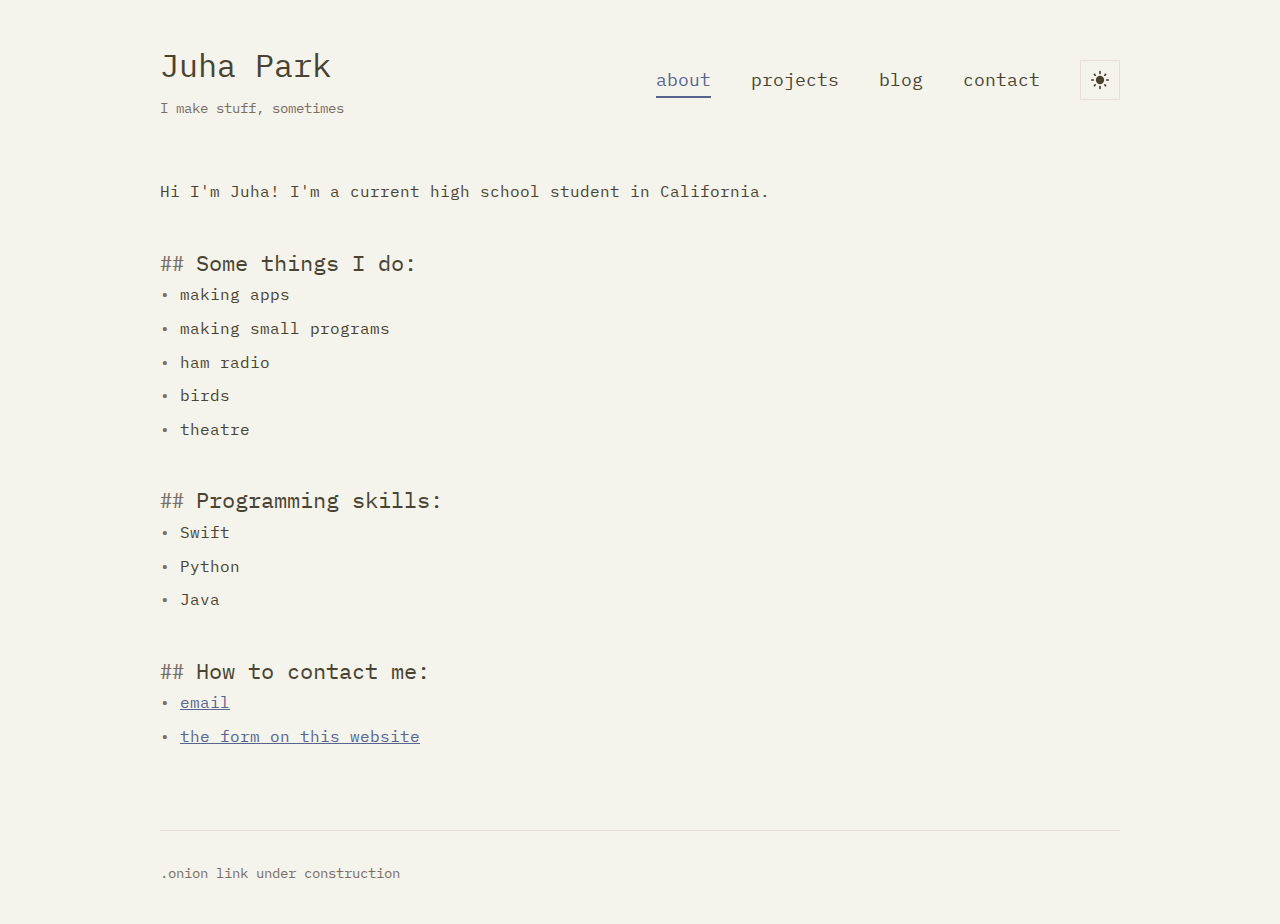
<file: index.html>
<!DOCTYPE html>
<html lang="en">

<head>
    <meta charset="UTF-8">
    <meta name="viewport" content="width=device-width, initial-scale=1.0">
    <title>Juha Park</title>
    <script>
        (function () {
            const savedTheme = localStorage.getItem('theme');
            if (savedTheme === 'dark') {
                document.documentElement.setAttribute('data-theme', 'dark');
            }
        })();
    </script>
    <link rel="preconnect" href="https://fonts.googleapis.com">
    <link rel="preconnect" href="https://fonts.gstatic.com" crossorigin>
    <link
        href="https://fonts.googleapis.com/css2?family=IBM+Plex+Mono:ital,wght@0,100;0,200;0,300;0,400;0,500;0,600;0,700;1,100;1,200;1,300;1,400;1,500;1,600;1,700&family=Inconsolata:wght@200..900&display=swap"
        rel="stylesheet">
    <link rel="stylesheet" href="style.css">
    <style>
        /* Page-specific styles */
        .intro {
            font-size: 1.1em;
            margin-bottom: 40px;
            line-height: 1.7;
        }

        .about-section {
            margin-bottom: 40px;
        }

        .about-section h2 {
            font-size: 1.4em;
            font-weight: normal;
            margin-bottom: 0px;
            color: var(--text-primary);
        }

        .about-section ul {
            list-style: none;
            margin-left: 0;
        }

        .about-section li {
            margin-bottom: 8px;
            padding-left: 20px;
            position: relative;
            color: var(--text-primary);
        }

        .about-section li:before {
            content: "•";
            position: absolute;
            left: 0;
            color: var(--text-secondary);
        }

        .footer {
            margin-top: 80px;
            padding-top: 30px;
            border-top: 1px solid var(--border);
            font-size: 0.9em;
            color: var(--text-secondary);
        }

        .markdown::before {
            content: '## ';
            color: var(--text-secondary);
            font-weight: normal;
            font-family: "Inconsolata", "Courier New", monospace;
            font-size: 1.05em;
        }
    </style>
</head>

<body>
    <div class="container narrow">
        <header>
            <div class="header-left">
                <h1><a href="index.html">Juha Park</a></h1>
                <div class="tagline">I make stuff, sometimes</div>
            </div>
            <nav>
                <a href="index.html" class="active">about</a>
                <a href="projects.html">projects</a>
                <a href="blog.html">blog</a>
                <a href="contact.html">contact</a>
                <button class="theme-toggle" onclick="toggleTheme()" aria-label="Toggle theme">
                    <svg class="dark-icon" xmlns="http://www.w3.org/2000/svg" width="24" height="24"
                        viewBox="0 0 24 24">
                        <path fill="currentColor"
                            d="M12.058 20q-3.333 0-5.667-2.334T4.058 12q0-2.47 1.413-4.535q1.414-2.067 4.01-2.973q.306-.107.536-.056t.381.199t.192.38q.04.233-.063.489q-.194.477-.282.971T10.158 7.5q0 2.673 1.863 4.537q1.864 1.863 4.537 1.863q.698 0 1.277-.148q.58-.148.988-.24q.218-.04.399.01t.292.176q.115.125.156.308t-.047.417q-.715 2.45-2.803 4.013T12.058 20" />
                    </svg>
                    <svg class="light-icon" xmlns="http://www.w3.org/2000/svg" width="24" height="24"
                        viewBox="0 0 24 24">
                        <path fill="currentColor"
                            d="M12 17q-2.075 0-3.537-1.463T7 12q0-2.075 1.463-3.537T12 7q2.075 0 3.538 1.463T17 12q0 2.075-1.463 3.538T12 17M2 13q-.425 0-.712-.288T1 12q0-.425.288-.712T2 11h2q.425 0 .713.288T5 12q0 .425-.288.713T4 13zm18 0q-.425 0-.712-.288T19 12q0-.425.288-.712T20 11h2q.425 0 .713.288T23 12q0 .425-.288.713T22 13zm-8-8q-.425 0-.712-.288T11 4V2q0-.425.288-.712T12 1q.425 0 .713.288T13 2v2q0 .425-.288.713T12 5m0 18q-.425 0-.712-.288T11 22v-2q0-.425.288-.712T12 19q.425 0 .713.288T13 20v2q0 .425-.288.713T12 23M5.65 7.05L4.575 6q-.3-.275-.288-.7t.288-.725q.3-.3.725-.3t.7.3L7.05 5.65q.275.3.275.7t-.275.7q-.275.3-.687.288T5.65 7.05M18 19.425l-1.05-1.075q-.275-.3-.275-.712t.275-.688q.275-.3.688-.287t.712.287L19.425 18q.3.275.288.7t-.288.725q-.3.3-.725.3t-.7-.3M16.95 7.05q-.3-.275-.288-.687t.288-.713L18 4.575q.275-.3.7-.288t.725.288q.3.3.3.725t-.3.7L18.35 7.05q-.3.275-.7.275t-.7-.275M4.575 19.425q-.3-.3-.3-.725t.3-.7l1.075-1.05q.3-.275.713-.275t.687.275q.3.275.288.688t-.288.712L6 19.425q-.275.3-.7.288t-.725-.288" />
                    </svg>
                </button>
            </nav>
        </header>

        <main>
            <section class="about-section">
                <p>Hi I'm Juha! I'm a current high school student in California.</p>
            </section>

            <section class="about-section">
                <h2 class="markdown">Some things I do:</h2>
                <ul>
                    <li>making apps</li>
                    <li>making small programs</li>
                    <li>ham radio</li>
                    <li>birds</li>
                    <li>theatre</li>
                </ul>
            </section>

            <section class="about-section">
                <h2 class="markdown">Programming skills:</h2>
                <ul>
                    <li>Swift</li>
                    <li>Python</li>
                    <li>Java</li>
                </ul>
            </section>

            <section class="about-section">
                <h2 class="markdown">How to contact me:</h2>
                <ul>
                    <li><a href="mailto:juha.park70@gmail.com">email</a></li>
                    <li><a href="contact.html">the form on this website</a></li>
                </ul>
            </section>

            <footer class="footer">
                <p>.onion link under construction</p>
            </footer>
        </main>
    </div>

    <script src="script.js"></script>
    <script data-goatcounter="https://juhapark21.goatcounter.com/count" async src="//gc.zgo.at/count.js"></script>
</body>

</html>
</file>
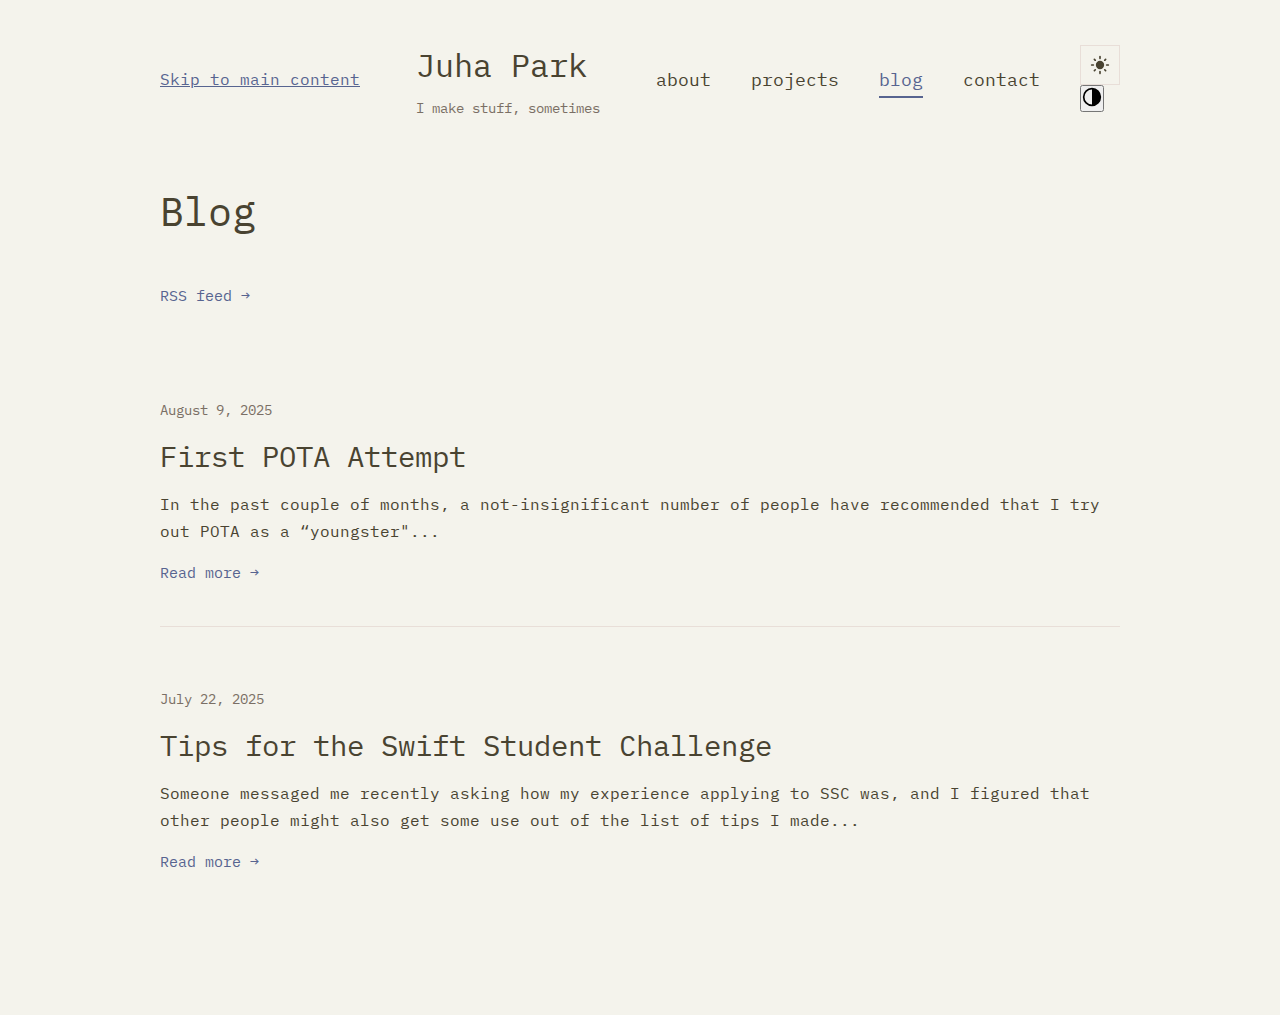
<file: blog.html>
<!DOCTYPE html>
<html lang="en">

<head>
    <meta charset="UTF-8">
    <meta name="viewport" content="width=device-width, initial-scale=1.0">
    <title>Blog - Juha Park</title>
    <script>
        (function () {
            const savedTheme = localStorage.getItem('theme');
            if (savedTheme === 'dark') {
                document.documentElement.setAttribute('data-theme', 'dark');
            }
            const savedContrast = localStorage.getItem('contrast');
            if (savedContrast === 'high') {
                document.documentElement.setAttribute('data-contrast', 'high');
            }
        })();
    </script>
    <link rel="preconnect" href="https://fonts.googleapis.com">
    <link rel="preconnect" href="https://fonts.gstatic.com" crossorigin>
    <link href="https://fonts.googleapis.com/css2?family=IBM+Plex+Mono:ital,wght@0,100;0,200;0,300;0,400;0,500;0,600;0,700;1,100;1,200;1,300;1,400;1,500;1,600;1,700&family=Inconsolata:wght@200..900&display=swap" rel="stylesheet">
    <link rel="stylesheet" href="style.css">
</head>

<body>
    <div class="container narrow">
        <header>
            <a href="#main-content" class="skip-link">Skip to main content</a>
            <div class="header-left">
                <h1><a href="index.html">Juha Park</a></h1>
                <div class="tagline">I make stuff, sometimes</div>
            </div>
            <nav>
                <a href="index.html">about</a>
                <a href="projects.html">projects</a>
                <a href="blog.html" class="active">blog</a>
                <a href="contact.html">contact</a>
                <div class="theme-controls">
                    <button class="theme-toggle" onclick="toggleTheme()" aria-label="Toggle theme"
                        title="Dark/light theme">
                        <svg class="dark-icon" xmlns="http://www.w3.org/2000/svg" width="24" height="24"
                            viewBox="0 0 24 24">
                            <path fill="currentColor"
                                d="M12.058 20q-3.333 0-5.667-2.334T4.058 12q0-2.47 1.413-4.535q1.414-2.067 4.01-2.973q.306-.107.536-.056t.381.199t.192.38q.04.233-.063.489q-.194.477-.282.971T10.158 7.5q0 2.673 1.863 4.537q1.864 1.863 4.537 1.863q.698 0 1.277-.148q.58-.148.988-.24q.218-.04.399.01t.292.176q.115.125.156.308t-.047.417q-.715 2.45-2.803 4.013T12.058 20" />
                        </svg>
                        <svg class="light-icon" xmlns="http://www.w3.org/2000/svg" width="24" height="24"
                            viewBox="0 0 24 24">
                            <path fill="currentColor"
                                d="M12 17q-2.075 0-3.537-1.463T7 12q0-2.075 1.463-3.537T12 7q2.075 0 3.538 1.463T17 12q0 2.075-1.463 3.538T12 17M2 13q-.425 0-.712-.288T1 12q0-.425.288-.712T2 11h2q.425 0 .713.288T5 12q0 .425-.288.713T4 13zm18 0q-.425 0-.712-.288T19 12q0-.425.288-.712T20 11h2q.425 0 .713.288T23 12q0 .425-.288.713T22 13zm-8-8q-.425 0-.712-.288T11 4V2q0-.425.288-.712T12 1q.425 0 .713.288T13 2v2q0 .425-.288.713T12 5m0 18q-.425 0-.712-.288T11 22v-2q0-.425.288-.712T12 19q.425 0 .713.288T13 20v2q0 .425-.288.713T12 23M5.65 7.05L4.575 6q-.3-.275-.288-.7t.288-.725q.3-.3.725-.3t.7.3L7.05 5.65q.275.3.275.7t-.275.7q-.275.3-.687.288T5.65 7.05M18 19.425l-1.05-1.075q-.275-.3-.275-.712t.275-.688q.275-.3.688-.287t.712.287L19.425 18q.3.275.288.7t-.288.725q-.3.3-.725.3t-.7-.3M16.95 7.05q-.3-.275-.288-.687t.288-.713L18 4.575q.275-.3.7-.288t.725.288q.3.3.3.725t-.3.7L18.35 7.05q-.3.275-.7.275t-.7-.275M4.575 19.425q-.3-.3-.3-.725t.3-.7l1.075-1.05q.3-.275.713-.275t.687.275q.3.275.288.688t-.288.712L6 19.425q-.275.3-.7.288t-.725-.288" />
                        </svg>
                    </button>
                    <button class="contrast-toggle" onclick="toggleContrast()" aria-label="Toggle high contrast"
                        title="High contrast mode">
                        <svg class="contrast-icon" width="20" height="20" viewBox="0 0 24 24"
                            xmlns="http://www.w3.org/2000/svg">
                            <circle cx="12" cy="12" r="10" fill="none" stroke="currentColor" stroke-width="2" />
                            <path d="M 12 2 A 10 10 0 0 1 12 22 Z" fill="currentColor" />
                        </svg>
                    </button>
                </div>
            </nav>
        </header>

        <main>
            <h2 id="main-content" class="page-title">Blog</h2>
            <a href="feed.xml" class="rss-link">RSS feed →</a>

            <div class="blog-list">
                <article class="blog-preview">
                    <a href="blog/2025-08-09-first-pota.html" title="Read more about First POTA Attempt">
                        <div class="blog-meta">August 9, 2025</div>
                        <h3 class="blog-title">First POTA Attempt</h3>
                        <p class="blog-excerpt">
                            In the past couple of months, a not-insignificant number of people have recommended that I
                            try out POTA as a “youngster"...
                        </p>
                        <span class="read-more">Read more →</span>
                    </a>
                </article>

                <article class="blog-preview">
                    <a href="blog/2025-07-22-ssc-tips.html" title="Read more about Tips for the Swift Student Challenge">
                        <div class="blog-meta">July 22, 2025</div>
                        <h3 class="blog-title">Tips for the Swift Student Challenge</h3>
                        <p class="blog-excerpt">
                            Someone messaged me recently asking how my experience applying to SSC was, and I figured
                            that other people might also get some use out of the list of tips I made...
                        </p>
                        <span class="read-more">Read more →</span>
                    </a>
                </article>
            </div>
        </main>
    </div>

    <script src="script.js"></script>
    <script data-goatcounter="https://juhapark21.goatcounter.com/count" async src="//gc.zgo.at/count.js"></script>
</body>

</html>
</file>
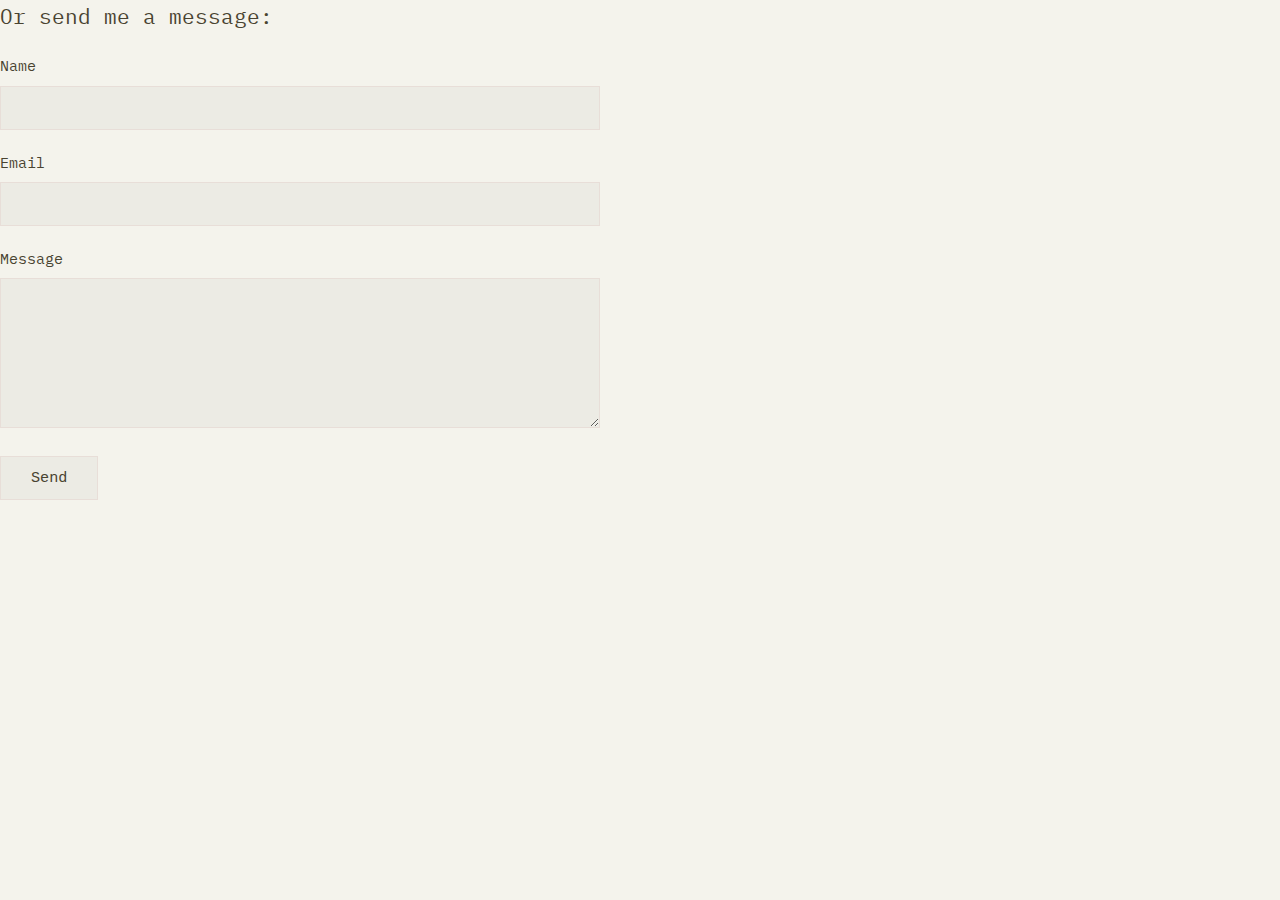
<file: contact-form.html>
<!DOCTYPE html>
<html lang="en">

<head>
    <meta charset="UTF-8">
    <meta name="viewport" content="width=device-width, initial-scale=1.0">
    <title>Contact Form - Juha Park</title>
    <script>
        // Apply theme immediately to prevent flash
        (function () {
            const savedTheme = localStorage.getItem('theme');
            if (savedTheme === 'dark') {
                document.documentElement.setAttribute('data-theme', 'dark');
            }
            const savedContrast = localStorage.getItem('contrast');
            if (savedContrast === 'high') {
                document.documentElement.setAttribute('data-contrast', 'high');
            }
            // Mark theme as ready
            document.documentElement.setAttribute('data-theme-ready', 'true');
        })();
    </script>
    <link rel="preconnect" href="https://fonts.googleapis.com">
    <link rel="preconnect" href="https://fonts.gstatic.com" crossorigin>
    <link
        href="https://fonts.googleapis.com/css2?family=IBM+Plex+Mono:ital,wght@0,100;0,200;0,300;0,400;0,500;0,600;0,700;1,100;1,200;1,300;1,400;1,500;1,600;1,700&family=Inconsolata:wght@200..900&display=swap"
        rel="stylesheet">
    <link rel="stylesheet" href="style.css">
    <style>
        /* Prevent flash by hiding content until theme is ready */
        html:not([data-theme-ready]) body {
            visibility: hidden;
        }

        body {
            margin: 0;
            padding: 0;
        }

        .form-container {
            padding: 0;
        }

        .form-container h3 {
            font-size: 1.3em;
            font-weight: normal;
            margin-bottom: 20px;
            color: var(--text-primary);
        }
    </style>
</head>

<body>
    <div class="form-container">
        <h3>Or send me a message:</h3>

        <!-- 
        To use this form:
        1. Sign up at https://formspree.io
        2. Create a new form
        3. Replace YOUR_FORM_ID below with the ID they give you
        -->
        <form action="https://formspree.io/f/YOUR_FORM_ID" method="POST">
            <label for="name">Name</label>
            <input type="text" id="name" name="name" required>

            <label for="email">Email</label>
            <input type="email" id="email" name="email" required>

            <label for="message">Message</label>
            <textarea id="message" name="message" required></textarea>

            <!-- Formspree's honeypot spam protection -->
            <input type="text" name="_gotcha" style="display:none">

            <input type="submit" value="Send">
        </form>
    </div>

    <script>
        // Listen for theme changes from parent FIRST
        window.addEventListener('message', function (e) {
            if (e.data.type === 'themeChange') {
                if (e.data.theme === 'dark') {
                    document.documentElement.setAttribute('data-theme', 'dark');
                } else {
                    document.documentElement.removeAttribute('data-theme');
                }
                // Update height after theme change in case it affects layout
                setTimeout(updateHeight, 100);
            }
        });

        // Send height to parent window whenever content changes
        function updateHeight() {
            const height = document.body.scrollHeight;
            window.parent.postMessage({ type: 'resize', height: height }, '*');
        }

        // Update height on load and whenever form elements change
        window.addEventListener('load', updateHeight);
        window.addEventListener('resize', updateHeight);

        // Watch for form changes that might affect height
        window.addEventListener('DOMContentLoaded', function () {
            const form = document.querySelector('form');
            if (form) {
                form.addEventListener('input', updateHeight);
            }
            updateHeight();
        });
    </script>
    <script data-goatcounter="https://juhapark21.goatcounter.com/count" async src="//gc.zgo.at/count.js"></script>
</body>

</html>
</file>
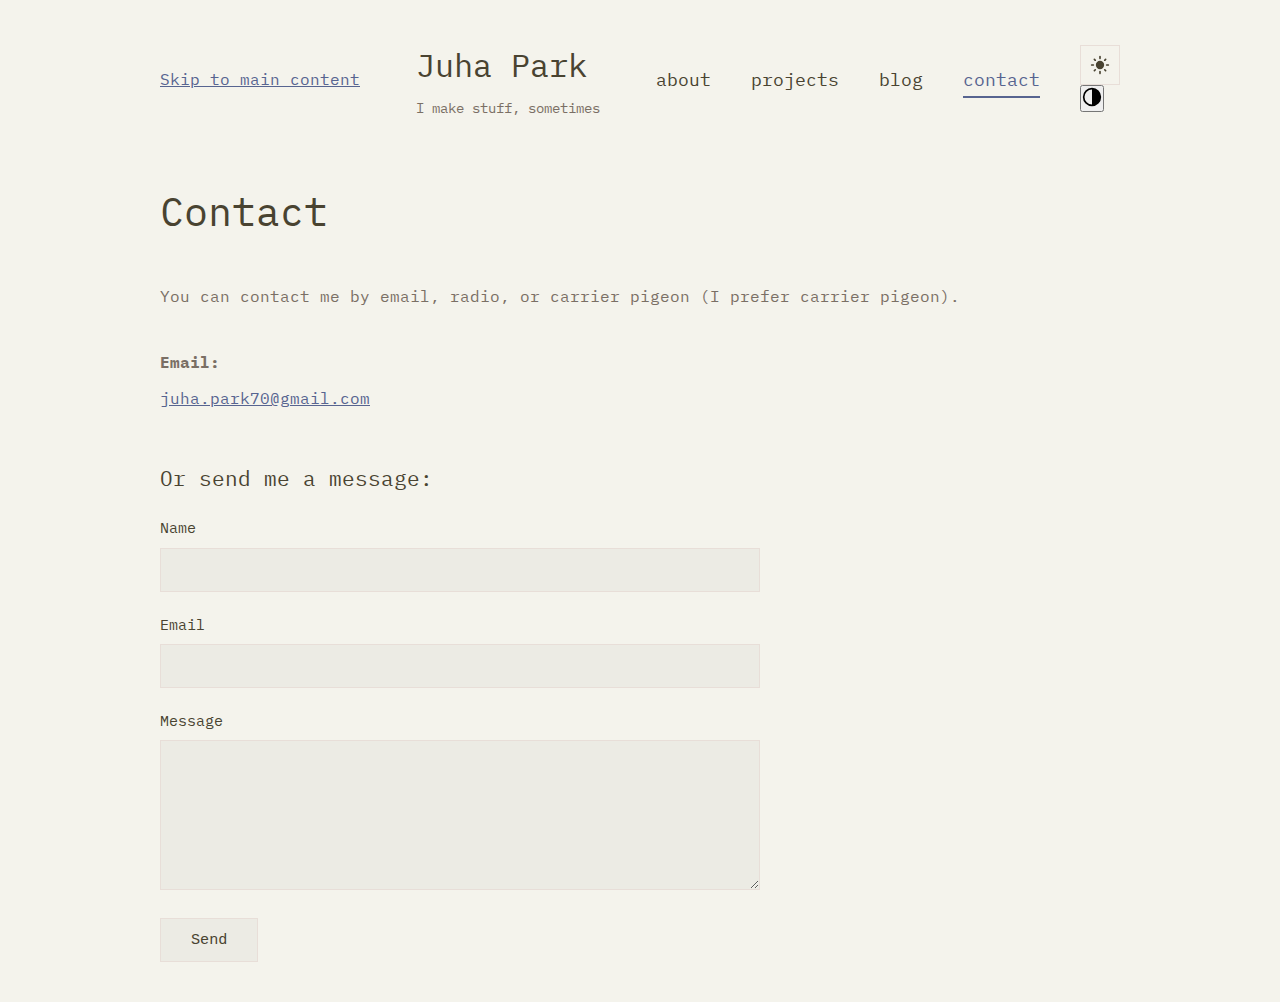
<file: contact.html>
<!DOCTYPE html>
<html lang="en">

<head>
    <meta charset="UTF-8">
    <meta name="viewport" content="width=device-width, initial-scale=1.0">
    <title>Contact - Juha Park</title>
    <script>
        (function () {
            const savedTheme = localStorage.getItem('theme');
            if (savedTheme === 'dark') {
                document.documentElement.setAttribute('data-theme', 'dark');
            }
            const savedContrast = localStorage.getItem('contrast');
            if (savedContrast === 'high') {
                document.documentElement.setAttribute('data-contrast', 'high');
            }
        })();
    </script>
    <link rel="preconnect" href="https://fonts.googleapis.com">
    <link rel="preconnect" href="https://fonts.gstatic.com" crossorigin>
    <link
        href="https://fonts.googleapis.com/css2?family=IBM+Plex+Mono:ital,wght@0,100;0,200;0,300;0,400;0,500;0,600;0,700;1,100;1,200;1,300;1,400;1,500;1,600;1,700&family=Inconsolata:wght@200..900&display=swap"
        rel="stylesheet">
    <link rel="stylesheet" href="style.css">
    <style>
        /* Page-specific styles */
        .contact-intro {
            margin-bottom: 40px;
            color: var(--text-secondary);
            line-height: 1.7;
        }

        .contact-methods {
            margin-bottom: 50px;
        }

        .contact-methods p {
            margin-bottom: 10px;
            color: var(--text-secondary);
        }

        .form-section {
            margin-top: 50px;
        }

        .form-section p {
            font-size: 1.3em;
            font-weight: normal;
            margin-bottom: 20px;
            color: var(--text-primary);
        }

        .form-section iframe {
            width: 100%;
            min-height: 500px;
            border: none;
            display: block;
            background-color: var(--bg-primary);
            /* This inherits from parent */
            color-scheme: light dark;
            /* Browser hint */
        }

        .email p {
            color: var(--accent);
            transition: color 0.3s;
        }

        .email p:hover {
            color: var(--accent-hover);
        }

    </style>
</head>

<body>
    <div class="container narrow">
        <header>
            <a href="#main-content" class="skip-link">Skip to main content</a>
            <div class="header-left">
                <h1><a href="index.html">Juha Park</a></h1>
                <div class="tagline">I make stuff, sometimes</div>
            </div>
            <nav>
                <a href="index.html">about</a>
                <a href="projects.html">projects</a>
                <a href="blog.html">blog</a>
                <a href="contact.html" class="active">contact</a>
                <div class="theme-controls">
                    <button class="theme-toggle" onclick="toggleTheme()" aria-label="Toggle theme"
                        title="Dark/light theme">
                        <svg class="dark-icon" xmlns="http://www.w3.org/2000/svg" width="24" height="24"
                            viewBox="0 0 24 24">
                            <path fill="currentColor"
                                d="M12.058 20q-3.333 0-5.667-2.334T4.058 12q0-2.47 1.413-4.535q1.414-2.067 4.01-2.973q.306-.107.536-.056t.381.199t.192.38q.04.233-.063.489q-.194.477-.282.971T10.158 7.5q0 2.673 1.863 4.537q1.864 1.863 4.537 1.863q.698 0 1.277-.148q.58-.148.988-.24q.218-.04.399.01t.292.176q.115.125.156.308t-.047.417q-.715 2.45-2.803 4.013T12.058 20" />
                        </svg>
                        <svg class="light-icon" xmlns="http://www.w3.org/2000/svg" width="24" height="24"
                            viewBox="0 0 24 24">
                            <path fill="currentColor"
                                d="M12 17q-2.075 0-3.537-1.463T7 12q0-2.075 1.463-3.537T12 7q2.075 0 3.538 1.463T17 12q0 2.075-1.463 3.538T12 17M2 13q-.425 0-.712-.288T1 12q0-.425.288-.712T2 11h2q.425 0 .713.288T5 12q0 .425-.288.713T4 13zm18 0q-.425 0-.712-.288T19 12q0-.425.288-.712T20 11h2q.425 0 .713.288T23 12q0 .425-.288.713T22 13zm-8-8q-.425 0-.712-.288T11 4V2q0-.425.288-.712T12 1q.425 0 .713.288T13 2v2q0 .425-.288.713T12 5m0 18q-.425 0-.712-.288T11 22v-2q0-.425.288-.712T12 19q.425 0 .713.288T13 20v2q0 .425-.288.713T12 23M5.65 7.05L4.575 6q-.3-.275-.288-.7t.288-.725q.3-.3.725-.3t.7.3L7.05 5.65q.275.3.275.7t-.275.7q-.275.3-.687.288T5.65 7.05M18 19.425l-1.05-1.075q-.275-.3-.275-.712t.275-.688q.275-.3.688-.287t.712.287L19.425 18q.3.275.288.7t-.288.725q-.3.3-.725.3t-.7-.3M16.95 7.05q-.3-.275-.288-.687t.288-.713L18 4.575q.275-.3.7-.288t.725.288q.3.3.3.725t-.3.7L18.35 7.05q-.3.275-.7.275t-.7-.275M4.575 19.425q-.3-.3-.3-.725t.3-.7l1.075-1.05q.3-.275.713-.275t.687.275q.3.275.288.688t-.288.712L6 19.425q-.275.3-.7.288t-.725-.288" />
                        </svg>
                    </button>
                    <button class="contrast-toggle" onclick="toggleContrast()" aria-label="Toggle high contrast"
                        title="High contrast mode">
                        <svg class="contrast-icon" width="20" height="20" viewBox="0 0 24 24"
                            xmlns="http://www.w3.org/2000/svg">
                            <circle cx="12" cy="12" r="10" fill="none" stroke="currentColor" stroke-width="2" />
                            <path d="M 12 2 A 10 10 0 0 1 12 22 Z" fill="currentColor" />
                        </svg>
                    </button>
                </div>
            </nav>
        </header>

        <main>
            <h2 id="main-content" class="page-title">Contact</h2>

            <div class="contact-intro">
                <p>You can contact me by email, radio, or carrier pigeon (I prefer carrier pigeon).</p>
            </div>

            <div class="contact-methods">
                <p>
                    <strong>Email:</strong> 
                    <a href="mailto:juha.park70@gmail.com">
                        <div class="email">
                            <p>juh<span class="ay3k">email.</span><span class="ay3j">decoy.</span>a.park70@g<span class="ay3z">funmail</span>mail.<span class="ay3w">example.</span>com</p>
                        </div>
                    </a>
                </p>
            </div>

            <div class="form-section">
                <iframe src="contact-form.html" id="contact-iframe" title="Contact Form"></iframe>
            </div>
        </main>
    </div>

    <script src="script.js"></script>
    <script>
        // Override toggleTheme to also notify iframe
        function toggleTheme() {
            const html = document.documentElement;
            const currentTheme = html.getAttribute('data-theme');

            if (currentTheme === 'dark') {
                html.removeAttribute('data-theme');
                localStorage.setItem('theme', 'light');
                // Notify iframe of theme change
                const iframe = document.getElementById('contact-iframe');
                if (iframe && iframe.contentWindow) {
                    iframe.contentWindow.postMessage({ type: 'themeChange', theme: 'light' }, '*');
                }
            } else {
                html.setAttribute('data-theme', 'dark');
                localStorage.setItem('theme', 'dark');
                // Notify iframe of theme change
                const iframe = document.getElementById('contact-iframe');
                if (iframe && iframe.contentWindow) {
                    iframe.contentWindow.postMessage({ type: 'themeChange', theme: 'dark' }, '*');
                }
            }
        }

        // Listen for height updates from iframe
        window.addEventListener('message', function (e) {
            if (e.data.type === 'resize') {
                const iframe = document.getElementById('contact-iframe');
                if (iframe) {
                    iframe.style.height = e.data.height + 'px';
                }
            }
        });
    </script>
    <script data-goatcounter="https://juhapark21.goatcounter.com/count" async src="//gc.zgo.at/count.js"></script>
</body>

</html>
</file>
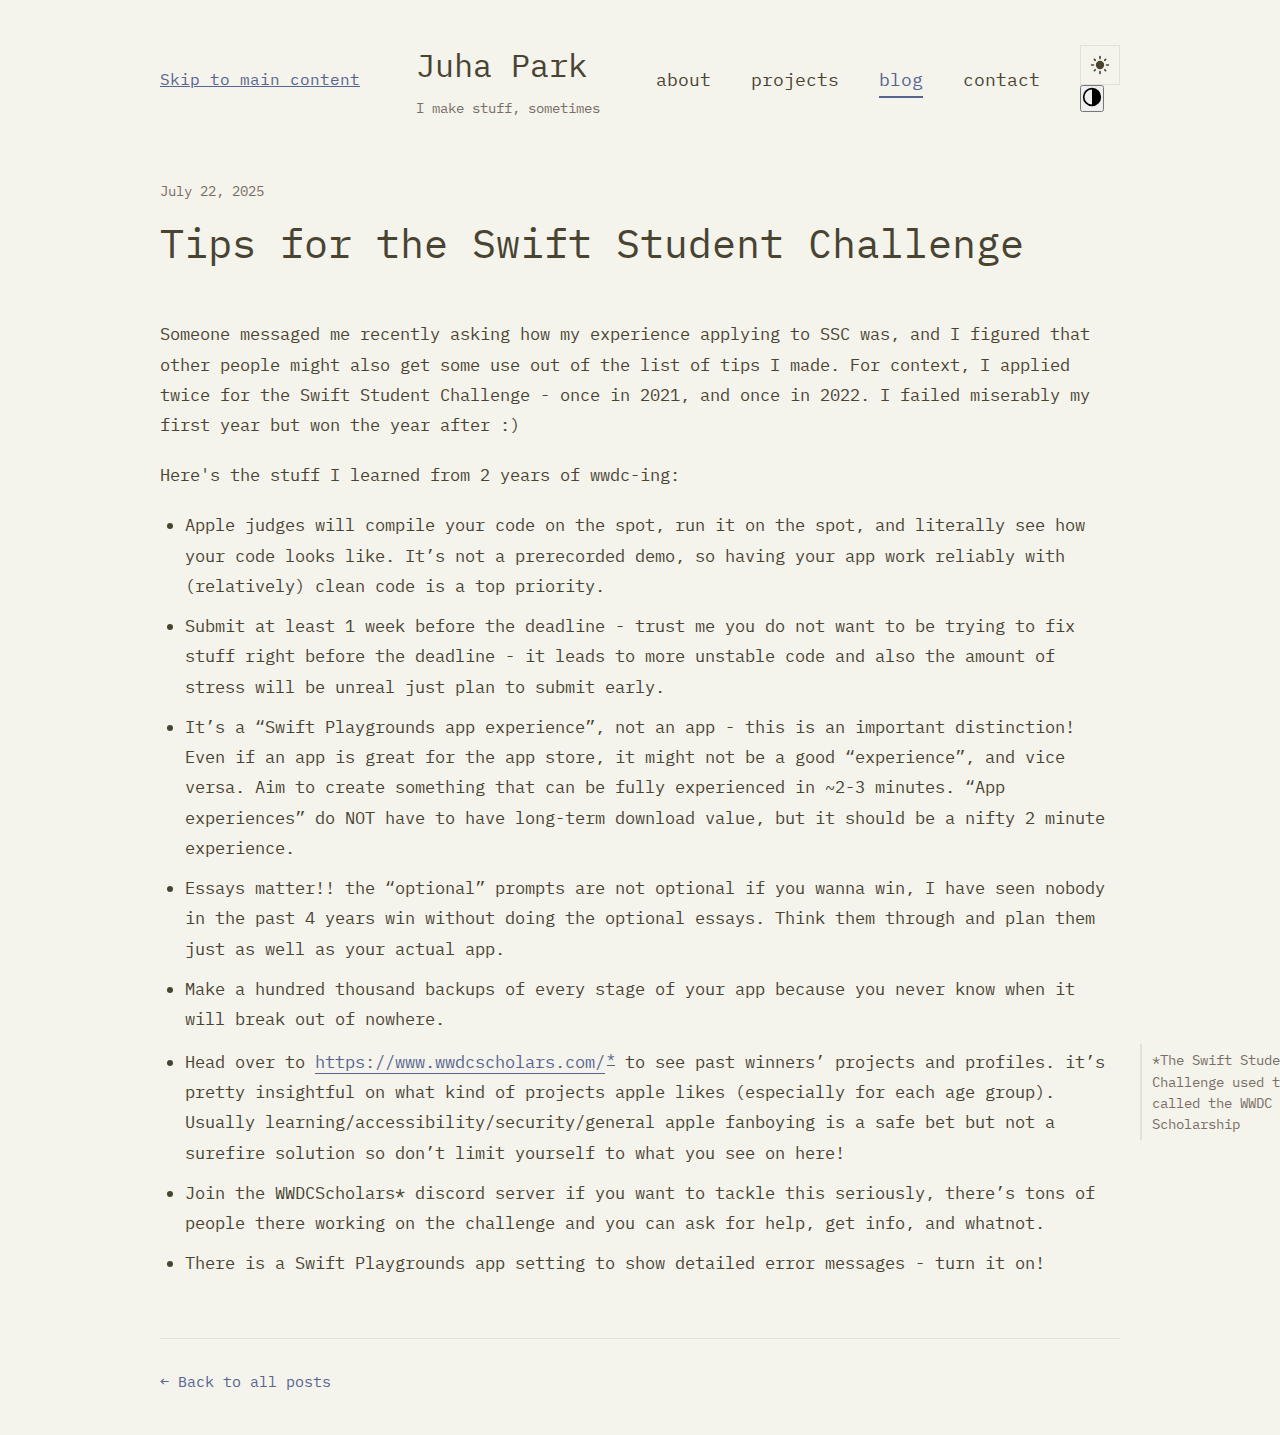
<file: blog/2025-07-22-ssc-tips.html>
<!DOCTYPE html>
<html lang="en">

<head>
    <meta charset="UTF-8">
    <meta name="viewport" content="width=device-width, initial-scale=1.0">
    <title>Tips for the Swift Student Challenge - Juha Park </title>
    <script>
        (function () {
            const savedTheme = localStorage.getItem('theme');
            if (savedTheme === 'dark') {
                document.documentElement.setAttribute('data-theme', 'dark');
            }
        })();
    </script>
    <link rel="preconnect" href="https://fonts.googleapis.com">
    <link rel="preconnect" href="https://fonts.gstatic.com" crossorigin>
    <link href="https://fonts.googleapis.com/css2?family=IBM+Plex+Mono:ital,wght@0,100;0,200;0,300;0,400;0,500;0,600;0,700;1,100;1,200;1,300;1,400;1,500;1,600;1,700&family=Inconsolata:wght@200..900&display=swap" rel="stylesheet">
    <link rel="stylesheet" href="../style.css">
    <style>
        /* Blog post specific styles */
        .post-header {
            margin-bottom: 50px;
        }

        .post-meta {
            color: var(--text-secondary);
            font-size: 0.9em;
            margin-bottom: 15px;
        }

        .post-title {
            font-size: 2.5em;
            font-weight: normal;
            margin-bottom: 20px;
            line-height: 1.3;
        }

        .post-content {
            line-height: 1.8;
            font-size: 1.05em;
        }

        .post-content p {
            margin-bottom: 20px;
            color: var(--text-primary);
        }

        .post-content h2,
        .post-content h3 {
            font-weight: normal;
            margin-top: 40px;
            margin-bottom: 20px;
            color: var(--text-primary);
        }

        .post-content h2 {
            font-size: 1.8em;
        }

        .post-content h3 {
            font-size: 1.4em;
        }

        .post-content code {
            background: var(--bg-secondary);
            padding: 2px 6px;
            border: 1px solid var(--border);
            font-family: 'Courier New', monospace;
            font-size: 0.9em;
        }

        .post-content pre {
            background: var(--bg-secondary);
            border: 1px solid var(--border);
            padding: 20px;
            overflow-x: auto;
            margin: 25px 0;
        }

        .post-content pre code {
            background: none;
            padding: 0;
            border: none;
        }

        .post-content ul,
        .post-content ol {
            margin-left: 25px;
            margin-bottom: 20px;
        }

        .post-content li {
            margin-bottom: 10px;
            color: var(--text-primary);
        }

        .post-content a {
            color: var(--accent);
            text-decoration: none;
            border-bottom: 1px solid var(--accent);
        }

        .post-content a:hover {
            color: var(--accent-hover);
            border-bottom-color: var(--accent-hover);
        }

        .post-footer {
            margin-top: 60px;
            padding-top: 30px;
            border-top: 1px solid var(--border);
        }

        .back-link {
            color: var(--accent);
            text-decoration: none;
            font-size: 0.95em;
        }

        .back-link:hover {
            color: var(--accent-hover);
        }
    </style>
</head>

<body>
    <div class="container narrow">
        <header>
            <a href="#main-content" class="skip-link">Skip to main content</a>
            <div class="header-left">
                <h1><a href="../index.html">Juha Park</a></h1>
                <div class="tagline">I make stuff, sometimes</div>
            </div>
            <nav>
                <a href="../index.html">about</a>
                <a href="../projects.html">projects</a>
                <a href="../blog.html" class="active">blog</a>
                <a href="../contact.html">contact</a>
                <div class="theme-controls">
                    <button class="theme-toggle" onclick="toggleTheme()" aria-label="Toggle theme"
                        title="Dark/light theme">
                        <svg class="dark-icon" xmlns="http://www.w3.org/2000/svg" width="24" height="24"
                            viewBox="0 0 24 24">
                            <path fill="currentColor"
                                d="M12.058 20q-3.333 0-5.667-2.334T4.058 12q0-2.47 1.413-4.535q1.414-2.067 4.01-2.973q.306-.107.536-.056t.381.199t.192.38q.04.233-.063.489q-.194.477-.282.971T10.158 7.5q0 2.673 1.863 4.537q1.864 1.863 4.537 1.863q.698 0 1.277-.148q.58-.148.988-.24q.218-.04.399.01t.292.176q.115.125.156.308t-.047.417q-.715 2.45-2.803 4.013T12.058 20" />
                        </svg>
                        <svg class="light-icon" xmlns="http://www.w3.org/2000/svg" width="24" height="24"
                            viewBox="0 0 24 24">
                            <path fill="currentColor"
                                d="M12 17q-2.075 0-3.537-1.463T7 12q0-2.075 1.463-3.537T12 7q2.075 0 3.538 1.463T17 12q0 2.075-1.463 3.538T12 17M2 13q-.425 0-.712-.288T1 12q0-.425.288-.712T2 11h2q.425 0 .713.288T5 12q0 .425-.288.713T4 13zm18 0q-.425 0-.712-.288T19 12q0-.425.288-.712T20 11h2q.425 0 .713.288T23 12q0 .425-.288.713T22 13zm-8-8q-.425 0-.712-.288T11 4V2q0-.425.288-.712T12 1q.425 0 .713.288T13 2v2q0 .425-.288.713T12 5m0 18q-.425 0-.712-.288T11 22v-2q0-.425.288-.712T12 19q.425 0 .713.288T13 20v2q0 .425-.288.713T12 23M5.65 7.05L4.575 6q-.3-.275-.288-.7t.288-.725q.3-.3.725-.3t.7.3L7.05 5.65q.275.3.275.7t-.275.7q-.275.3-.687.288T5.65 7.05M18 19.425l-1.05-1.075q-.275-.3-.275-.712t.275-.688q.275-.3.688-.287t.712.287L19.425 18q.3.275.288.7t-.288.725q-.3.3-.725.3t-.7-.3M16.95 7.05q-.3-.275-.288-.687t.288-.713L18 4.575q.275-.3.7-.288t.725.288q.3.3.3.725t-.3.7L18.35 7.05q-.3.275-.7.275t-.7-.275M4.575 19.425q-.3-.3-.3-.725t.3-.7l1.075-1.05q.3-.275.713-.275t.687.275q.3.275.288.688t-.288.712L6 19.425q-.275.3-.7.288t-.725-.288" />
                        </svg>
                    </button>
                    <button class="contrast-toggle" onclick="toggleContrast()" aria-label="Toggle high contrast"
                        title="High contrast mode">
                        <svg class="contrast-icon" width="20" height="20" viewBox="0 0 24 24"
                            xmlns="http://www.w3.org/2000/svg">
                            <circle cx="12" cy="12" r="10" fill="none" stroke="currentColor" stroke-width="2" />
                            <path d="M 12 2 A 10 10 0 0 1 12 22 Z" fill="currentColor" />
                        </svg>
                    </button>
                </div>
            </nav>
        </header>

        <main>
            <article id="main-content">
                <div class="post-header">
                    <div class="post-meta">July 22, 2025</div>
                    <h1 class="post-title">Tips for the Swift Student Challenge</h1>
                </div>

                <div class="post-content">
                    <p>Someone messaged me recently asking how my experience applying to SSC was, and I figured that
                        other people might also get some use out of the list of tips I made.
                        For context, I applied twice for the Swift Student Challenge - once in 2021, and once in 2022. I
                        failed miserably my first year but won the year after :) </p>
                    <p>Here&#39;s the stuff I learned from 2 years of wwdc-ing: </p>
                    <ul>
                        <li>Apple judges will compile your code on the spot, run it on the spot, and literally see how
                            your code looks like. It’s not a prerecorded demo, so having your app work reliably with
                            (relatively) clean code is a top priority. </li>
                        <li>Submit at least 1 week before the deadline - trust me you do not want to be trying to fix
                            stuff right before the deadline - it leads to more unstable code and also the amount of
                            stress will be unreal just plan to submit early. </li>
                        <li>It’s a “Swift Playgrounds app experience”, not an app - this is an important distinction!
                            Even if an app is great for the app store, it might not be a good “experience”, and vice
                            versa. Aim to create something that can be fully experienced in ~2-3 minutes. “App
                            experiences” do NOT have to have long-term download value, but it should be a nifty 2 minute
                            experience.</li>
                        <li>Essays matter!! the “optional” prompts are not optional if you wanna win, I have seen nobody
                            in the past 4 years win without doing the optional essays. Think them through and plan them
                            just as well as your actual app. </li>
                        <li>Make a hundred thousand backups of every stage of your app because you never know when it
                            will break out of nowhere. </li>
                        <li>Head over to <a href="https://www.wwdcscholars.com/">https://www.wwdcscholars.com/</a><a href="#sn-1" class="sidenote-ref">*</a><span class="sidenote" id="sn-1">*The Swift Student Challenge used to be called the WWDC Scholarship</span>
                            to see past winners’ projects and profiles. it’s pretty insightful on what kind of projects
                            apple likes (especially for each age group). Usually learning/accessibility/security/general
                            apple fanboying is a safe bet but not a surefire solution so don’t limit yourself to what
                            you see on here!</li>
                        <li>Join the WWDCScholars* discord server if you want to tackle this seriously, there’s tons
                            of people there working on the challenge and you can ask for help, get info, and whatnot.
                        </li>
                        <li>There is a Swift Playgrounds app setting to show detailed error messages - turn it on! </li>
                    </ul>
                </div>

                <div class="post-footer">
                    <a href="../blog.html" class="back-link">← Back to all posts</a>
                </div>
            </article>
        </main>
    </div>

    <script src="../script.js"></script>
    <script data-goatcounter="https://juhapark21.goatcounter.com/count" async src="//gc.zgo.at/count.js"></script>
</body>

</html>
</file>
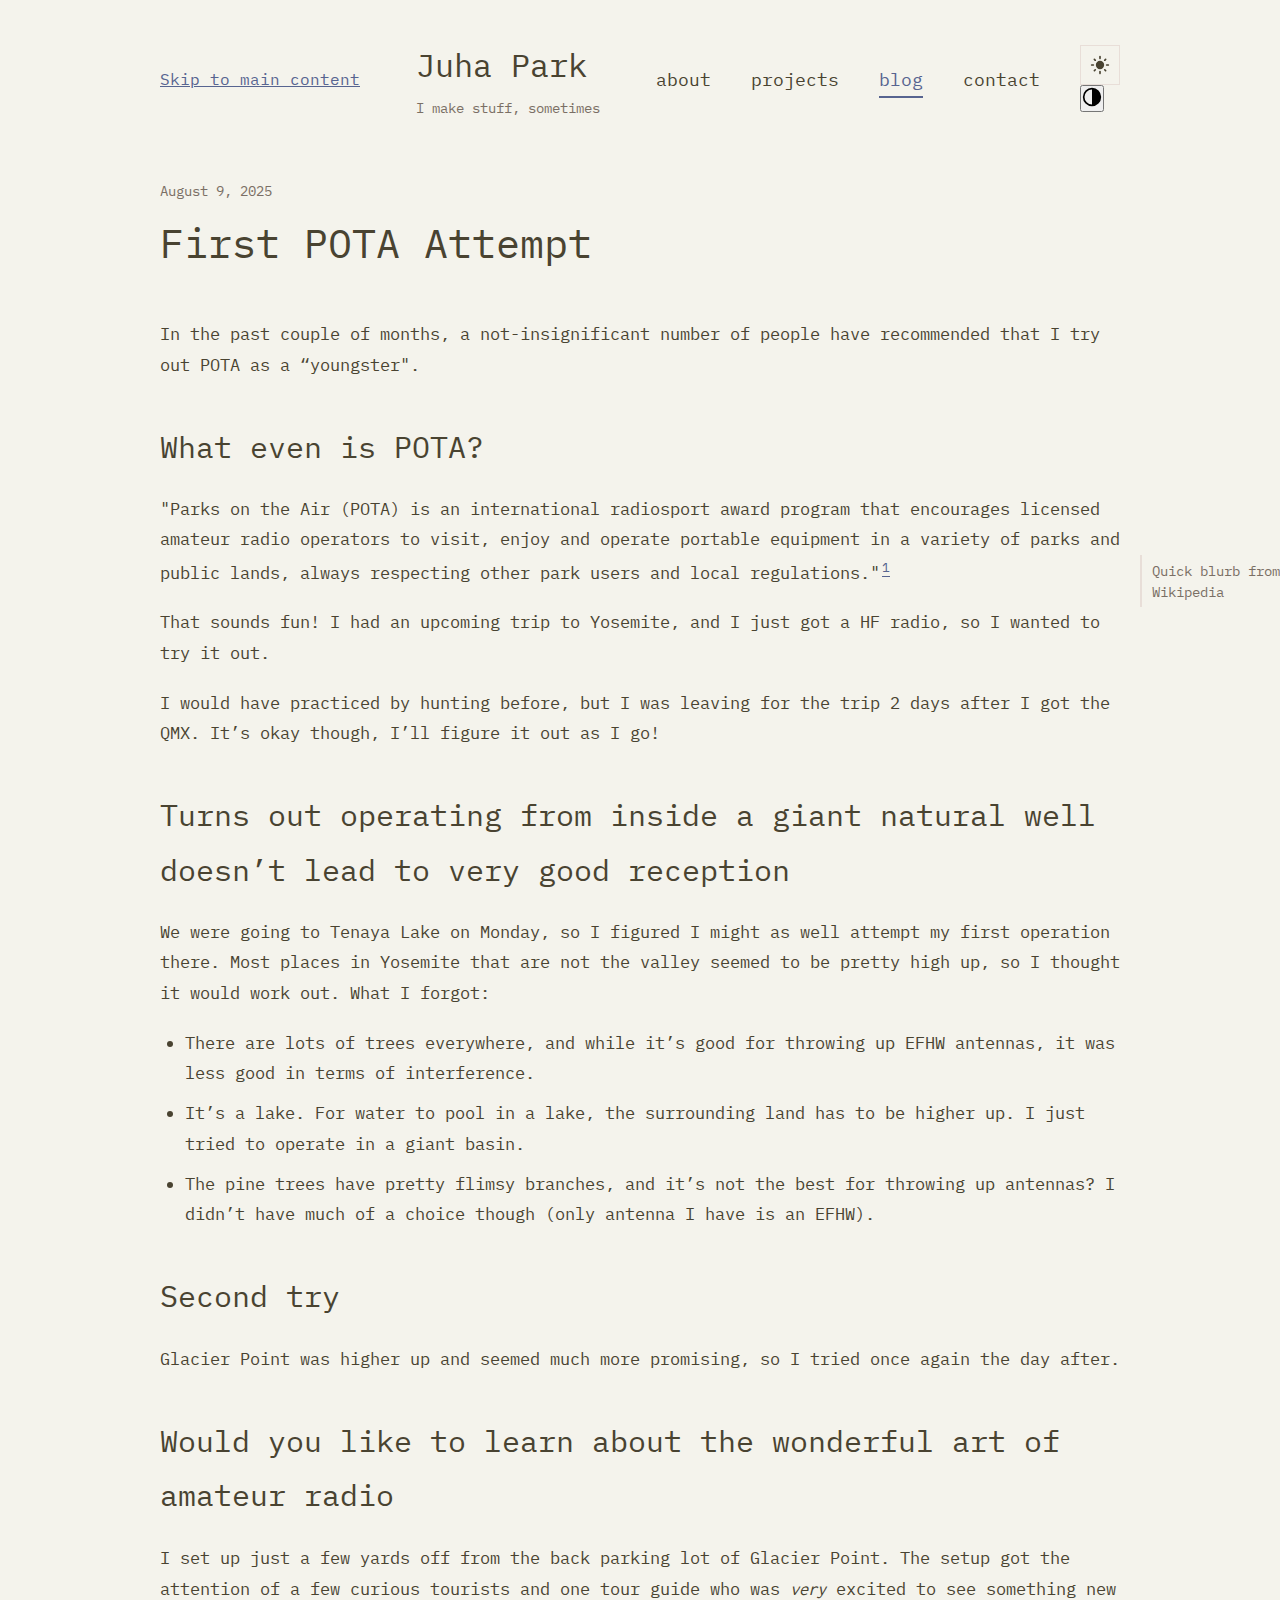
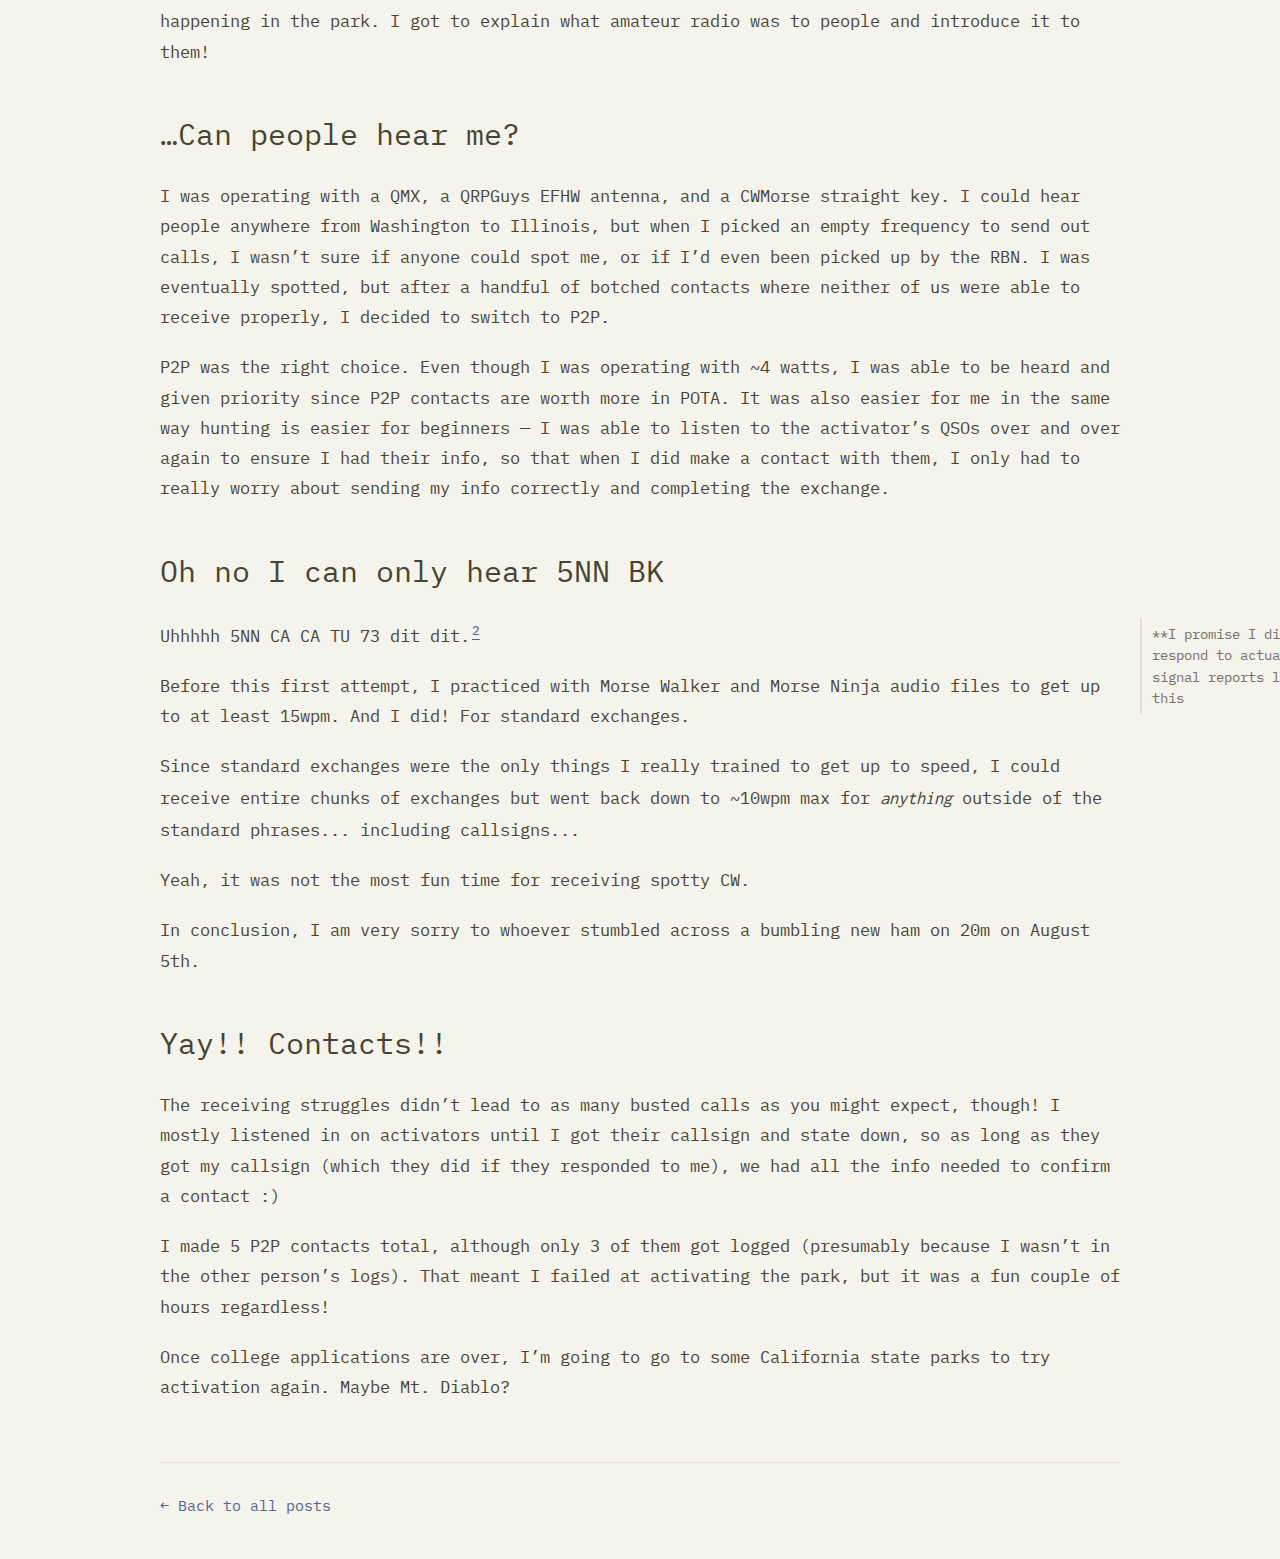
<file: blog/2025-08-09-first-pota.html>
<!DOCTYPE html>
<html lang="en">

<head>
    <meta charset="UTF-8">
    <meta name="viewport" content="width=device-width, initial-scale=1.0">
    <title>First POTA Attempt - Juha Park</title>
    <script>
        (function () {
            const savedTheme = localStorage.getItem('theme');
            if (savedTheme === 'dark') {
                document.documentElement.setAttribute('data-theme', 'dark');
            }
        })();
    </script>
    <link rel="preconnect" href="https://fonts.googleapis.com">
    <link rel="preconnect" href="https://fonts.gstatic.com" crossorigin>
    <link href="https://fonts.googleapis.com/css2?family=IBM+Plex+Mono:ital,wght@0,100;0,200;0,300;0,400;0,500;0,600;0,700;1,100;1,200;1,300;1,400;1,500;1,600;1,700&family=Inconsolata:wght@200..900&display=swap" rel="stylesheet">
    <link rel="stylesheet" href="../style.css">
    <style>
        /* Blog post specific styles */
        .post-header {
            margin-bottom: 50px;
        }

        .post-meta {
            color: var(--text-secondary);
            font-size: 0.9em;
            margin-bottom: 15px;
        }

        .post-title {
            font-size: 2.5em;
            font-weight: normal;
            margin-bottom: 20px;
            line-height: 1.3;
        }

        .post-content {
            line-height: 1.8;
            font-size: 1.05em;
        }

        .post-content p {
            margin-bottom: 20px;
            color: var(--text-primary);
        }

        .post-content h2,
        .post-content h3 {
            font-weight: normal;
            margin-top: 40px;
            margin-bottom: 20px;
            color: var(--text-primary);
        }

        .post-content h2 {
            font-size: 1.8em;
        }

        .post-content h3 {
            font-size: 1.4em;
        }

        .post-content code {
            background: var(--bg-secondary);
            padding: 2px 6px;
            border: 1px solid var(--border);
            font-family: 'Courier New', monospace;
            font-size: 0.9em;
        }

        .post-content pre {
            background: var(--bg-secondary);
            border: 1px solid var(--border);
            padding: 20px;
            overflow-x: auto;
            margin: 25px 0;
        }

        .post-content pre code {
            background: none;
            padding: 0;
            border: none;
        }

        .post-content ul,
        .post-content ol {
            margin-left: 25px;
            margin-bottom: 20px;
        }

        .post-content li {
            margin-bottom: 10px;
            color: var(--text-primary);
        }

        .post-content a {
            color: var(--accent);
            text-decoration: none;
            border-bottom: 1px solid var(--accent);
        }

        .post-content a:hover {
            color: var(--accent-hover);
            border-bottom-color: var(--accent-hover);
        }

        .post-footer {
            margin-top: 60px;
            padding-top: 30px;
            border-top: 1px solid var(--border);
        }

        .back-link {
            color: var(--accent);
            text-decoration: none;
            font-size: 0.95em;
        }

        .back-link:hover {
            color: var(--accent-hover);
        }
    </style>
</head>

<body>
    <div class="container narrow">
        <header>
            <a href="#main-content" class="skip-link">Skip to main content</a>
            <div class="header-left">
                <h1><a href="../index.html">Juha Park</a></h1>
                <div class="tagline">I make stuff, sometimes</div>
            </div>
            <nav>
                <a href="../index.html">about</a>
                <a href="../projects.html">projects</a>
                <a href="../blog.html" class="active">blog</a>
                <a href="../contact.html">contact</a>
                <div class="theme-controls">
                    <button class="theme-toggle" onclick="toggleTheme()" aria-label="Toggle theme"
                        title="Dark/light theme">
                        <svg class="dark-icon" xmlns="http://www.w3.org/2000/svg" width="24" height="24"
                            viewBox="0 0 24 24">
                            <path fill="currentColor"
                                d="M12.058 20q-3.333 0-5.667-2.334T4.058 12q0-2.47 1.413-4.535q1.414-2.067 4.01-2.973q.306-.107.536-.056t.381.199t.192.38q.04.233-.063.489q-.194.477-.282.971T10.158 7.5q0 2.673 1.863 4.537q1.864 1.863 4.537 1.863q.698 0 1.277-.148q.58-.148.988-.24q.218-.04.399.01t.292.176q.115.125.156.308t-.047.417q-.715 2.45-2.803 4.013T12.058 20" />
                        </svg>
                        <svg class="light-icon" xmlns="http://www.w3.org/2000/svg" width="24" height="24"
                            viewBox="0 0 24 24">
                            <path fill="currentColor"
                                d="M12 17q-2.075 0-3.537-1.463T7 12q0-2.075 1.463-3.537T12 7q2.075 0 3.538 1.463T17 12q0 2.075-1.463 3.538T12 17M2 13q-.425 0-.712-.288T1 12q0-.425.288-.712T2 11h2q.425 0 .713.288T5 12q0 .425-.288.713T4 13zm18 0q-.425 0-.712-.288T19 12q0-.425.288-.712T20 11h2q.425 0 .713.288T23 12q0 .425-.288.713T22 13zm-8-8q-.425 0-.712-.288T11 4V2q0-.425.288-.712T12 1q.425 0 .713.288T13 2v2q0 .425-.288.713T12 5m0 18q-.425 0-.712-.288T11 22v-2q0-.425.288-.712T12 19q.425 0 .713.288T13 20v2q0 .425-.288.713T12 23M5.65 7.05L4.575 6q-.3-.275-.288-.7t.288-.725q.3-.3.725-.3t.7.3L7.05 5.65q.275.3.275.7t-.275.7q-.275.3-.687.288T5.65 7.05M18 19.425l-1.05-1.075q-.275-.3-.275-.712t.275-.688q.275-.3.688-.287t.712.287L19.425 18q.3.275.288.7t-.288.725q-.3.3-.725.3t-.7-.3M16.95 7.05q-.3-.275-.288-.687t.288-.713L18 4.575q.275-.3.7-.288t.725.288q.3.3.3.725t-.3.7L18.35 7.05q-.3.275-.7.275t-.7-.275M4.575 19.425q-.3-.3-.3-.725t.3-.7l1.075-1.05q.3-.275.713-.275t.687.275q.3.275.288.688t-.288.712L6 19.425q-.275.3-.7.288t-.725-.288" />
                        </svg>
                    </button>
                    <button class="contrast-toggle" onclick="toggleContrast()" aria-label="Toggle high contrast"
                        title="High contrast mode">
                        <svg class="contrast-icon" width="20" height="20" viewBox="0 0 24 24"
                            xmlns="http://www.w3.org/2000/svg">
                            <circle cx="12" cy="12" r="10" fill="none" stroke="currentColor" stroke-width="2" />
                            <path d="M 12 2 A 10 10 0 0 1 12 22 Z" fill="currentColor" />
                        </svg>
                    </button>
                </div>
            </nav>
        </header>

        <main>
            <article id="main-content">
                <div class="post-header">
                    <div class="post-meta">August 9, 2025</div>
                    <h1 class="post-title">First POTA Attempt</h1>
                </div>

                <div class="post-content">
                    <p>In the past couple of months, a not-insignificant number of people have recommended that I try
                        out POTA as a “youngster&quot;. </p>
                    <h2 id="what-even-is-pota-">What even is POTA?</h3>
                        <blockquote>
                            <p>"Parks on the Air (POTA) is an international radiosport award program that
                                encourages
                                licensed amateur radio operators to visit, enjoy and operate portable equipment in a
                                variety
                                of parks and public lands, always respecting other park users and local regulations."<a href="#sn-1" class="sidenote-ref">1</a><span class="sidenote" id="sn-1">Quick blurb from Wikipedia</span>
                            </p>
                        </blockquote>
                        <p>That sounds fun! I had an upcoming trip to Yosemite, and I just got a HF radio, so I wanted
                            to
                            try it out. </p>
                        <p>I would have practiced by hunting before, but I was leaving for the trip 2 days after I got
                            the
                            QMX. It’s okay though, I’ll figure it out as I go! </p>
                        <h2
                            id="turns-out-operating-from-inside-a-giant-natural-well-doesn-t-lead-to-very-good-reception">
                            Turns out operating from inside a giant natural well doesn’t lead to very good reception
                        </h2>
                        <p>We were going to Tenaya Lake on Monday, so I figured I might as well attempt my first
                            operation
                            there. Most places in Yosemite that are not the valley seemed to be pretty high up, so I
                            thought
                            it would work out. What I forgot: </p>
                        <ul>
                            <li>There are lots of trees everywhere, and while it’s good for throwing up EFHW antennas,
                                it
                                was less good in terms of interference.</li>
                            <li>It’s a lake. For water to pool in a lake, the surrounding land has to be higher up. I
                                just
                                tried to operate in a giant basin. </li>
                            <li>The pine trees have pretty flimsy branches, and it’s not the best for throwing up
                                antennas?
                                I didn’t have much of a choice though (only antenna I have is an EFHW). </li>
                        </ul>
                        <h2 id="second-try">Second try</h2>
                        <p>Glacier Point was higher up and seemed much more promising, so I tried once again the day
                            after.
                        </p>
                        <h2 id="would-you-like-to-learn-about-the-wonderful-art-of-amateur-radio">Would you like to
                            learn
                            about the wonderful art of amateur radio</h2>
                        <p>I set up just a few yards off from the back parking lot of Glacier Point. The setup got the
                            attention of a few curious tourists and one tour guide who was <em>very</em> excited to see
                            something new happening in the park. I got to explain what amateur radio was to people and
                            introduce it to them! </p>
                        <h2 id="-can-people-hear-me-">…Can people hear me?</h2>
                        <p>I was operating with a QMX, a QRPGuys EFHW antenna, and a CWMorse straight key. I could hear
                            people anywhere from Washington to Illinois, but when I picked an empty frequency to send
                            out
                            calls, I wasn’t sure if anyone could spot me, or if I’d even been picked up by the RBN. I
                            was
                            eventually spotted, but after a handful of botched contacts where neither of us were able to
                            receive properly, I decided to switch to P2P.</p>
                        <p>P2P was the right choice. Even though I was operating with ~4 watts, I was able to be heard
                            and
                            given priority since P2P contacts are worth more in POTA. It was also easier for me in the
                            same
                            way hunting is easier for beginners — I was able to listen to the activator’s QSOs over and
                            over
                            again to ensure I had their info, so that when I did make a contact with them, I only had to
                            really worry about sending my info correctly and completing the exchange. </p>
                        <h2 id="oh-no-i-can-only-hear-5nn-bk">Oh no I can only hear 5NN BK</h2>
                        <p>Uhhhhh 5NN CA CA TU 73 dit dit.<a href="#sn-2" class="sidenote-ref">2</a><span class="sidenote" id="sn-2">**I promise I didn’t respond to actual signal reports like this</span></p>
                        <p>Before this first attempt, I practiced with Morse Walker and Morse Ninja audio files to get
                            up to
                            at least 15wpm. And I did! For standard exchanges. </p>
                        <p>Since standard exchanges were the only things I really trained to get up to speed, I could
                            receive entire chunks of exchanges but went back down to ~10wpm max for <em>anything</em>
                            outside of the standard phrases... including callsigns...</p>
                        <p>Yeah, it was not the most fun time for receiving spotty CW. </p>
                        <p>In conclusion, I am very sorry to whoever stumbled across a bumbling new ham on 20m on August
                            5th. </p>
                        <h2 id="yay-contacts-">Yay!! Contacts!!</h2>
                        <p>The receiving struggles didn’t lead to as many busted calls as you might expect, though! I
                            mostly
                            listened in on activators until I got their callsign and state down, so as long as they got
                            my
                            callsign (which they did if they responded to me), we had all the info needed to confirm a
                            contact :) </p>
                        <p>I made 5 P2P contacts total, although only 3 of them got logged (presumably because I wasn’t
                            in
                            the other person’s logs). That meant I failed at activating the park, but it was a fun
                            couple of
                            hours regardless! </p>
                        <p>Once college applications are over, I’m going to go to some California state parks to try
                            activation again. Maybe Mt. Diablo? </p>
                </div>

                <div class="post-footer">
                    <a href="../blog.html" class="back-link">← Back to all posts</a>
                </div>
            </article>
        </main>
    </div>

    <script src="../script.js"></script>
    <script data-goatcounter="https://juhapark21.goatcounter.com/count" async src="//gc.zgo.at/count.js"></script>
</body>

</html>
</file>
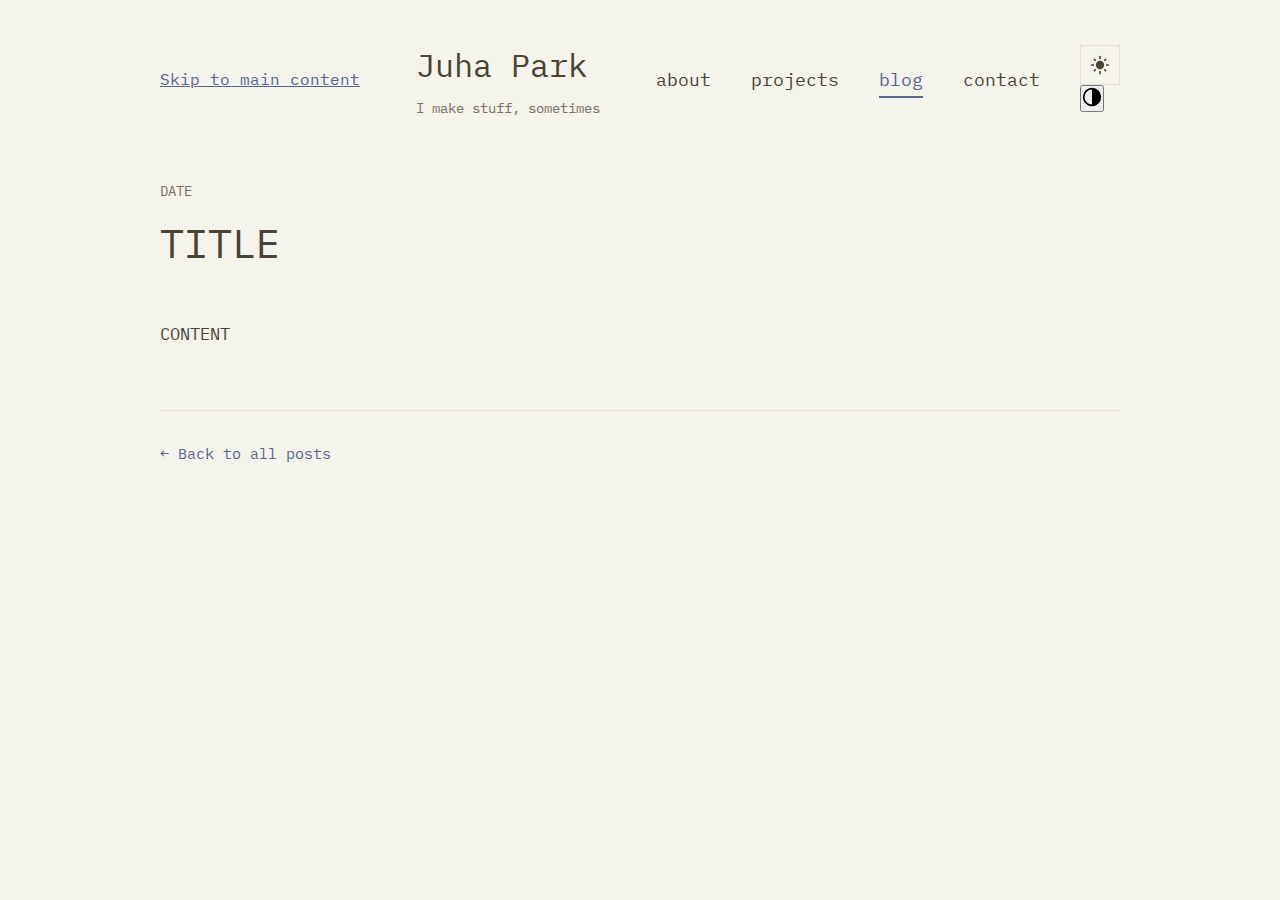
<file: blog/blog-template.html>
<!DOCTYPE html>
<html lang="en">

<head>
    <meta charset="UTF-8">
    <meta name="viewport" content="width=device-width, initial-scale=1.0">
    <title>BLOG TITLE - Juha Park</title>
    <script>
        (function () {
            const savedTheme = localStorage.getItem('theme');
            if (savedTheme === 'dark') {
                document.documentElement.setAttribute('data-theme', 'dark');
            }
            const savedContrast = localStorage.getItem('contrast');
            if (savedContrast === 'high') {
                document.documentElement.setAttribute('data-contrast', 'high');
            }
        })();
    </script>
    <link rel="preconnect" href="https://fonts.googleapis.com">
    <link rel="preconnect" href="https://fonts.gstatic.com" crossorigin>
    <link href="https://fonts.googleapis.com/css2?family=IBM+Plex+Mono:ital,wght@0,100;0,200;0,300;0,400;0,500;0,600;0,700;1,100;1,200;1,300;1,400;1,500;1,600;1,700&family=Inconsolata:wght@200..900&display=swap" rel="stylesheet">
    <link rel="stylesheet" href="../style.css">
    <style>
        /* Blog post specific styles */
        .post-header {
            margin-bottom: 50px;
        }

        .post-meta {
            color: var(--text-secondary);
            font-size: 0.9em;
            margin-bottom: 15px;
        }

        .post-title {
            font-size: 2.5em;
            font-weight: normal;
            margin-bottom: 20px;
            line-height: 1.3;
        }

        .post-content {
            line-height: 1.8;
            font-size: 1.05em;
        }

        .post-content p {
            margin-bottom: 20px;
            color: var(--text-primary);
        }

        .post-content h2,
        .post-content h3 {
            font-weight: normal;
            margin-top: 40px;
            margin-bottom: 20px;
            color: var(--text-primary);
        }

        .post-content h2 {
            font-size: 1.8em;
        }

        .post-content h3 {
            font-size: 1.4em;
        }

        .post-content code {
            background: var(--bg-secondary);
            padding: 2px 6px;
            border: 1px solid var(--border);
            font-family: 'Courier New', monospace;
            font-size: 0.9em;
        }

        .post-content pre {
            background: var(--bg-secondary);
            border: 1px solid var(--border);
            padding: 20px;
            overflow-x: auto;
            margin: 25px 0;
        }

        .post-content pre code {
            background: none;
            padding: 0;
            border: none;
        }

        .post-content ul,
        .post-content ol {
            margin-left: 25px;
            margin-bottom: 20px;
        }

        .post-content li {
            margin-bottom: 10px;
            color: var(--text-primary);
        }

        .post-content a {
            color: var(--accent);
            text-decoration: none;
            border-bottom: 1px solid var(--accent);
        }

        .post-content a:hover {
            color: var(--accent-hover);
            border-bottom-color: var(--accent-hover);
        }

        .post-footer {
            margin-top: 60px;
            padding-top: 30px;
            border-top: 1px solid var(--border);
        }

        .back-link {
            color: var(--accent);
            text-decoration: none;
            font-size: 0.95em;
        }

        .back-link:hover {
            color: var(--accent-hover);
        }
    </style>
</head>

<body>
    <div class="container narrow">
        <header>
            <a href="#main-content" class="skip-link">Skip to main content</a>
            <div class="header-left">
                <h1><a href="../index.html">Juha Park</a></h1>
                <div class="tagline">I make stuff, sometimes</div>
            </div>
            <nav>
                <a href="../index.html">about</a>
                <a href="../projects.html">projects</a>
                <a href="../blog.html" class="active">blog</a>
                <a href="../contact.html">contact</a>
                <div class="theme-controls">
                    <button class="theme-toggle" onclick="toggleTheme()" aria-label="Toggle theme"
                        title="Dark/light theme">
                        <svg class="dark-icon" xmlns="http://www.w3.org/2000/svg" width="24" height="24"
                            viewBox="0 0 24 24">
                            <path fill="currentColor"
                                d="M12.058 20q-3.333 0-5.667-2.334T4.058 12q0-2.47 1.413-4.535q1.414-2.067 4.01-2.973q.306-.107.536-.056t.381.199t.192.38q.04.233-.063.489q-.194.477-.282.971T10.158 7.5q0 2.673 1.863 4.537q1.864 1.863 4.537 1.863q.698 0 1.277-.148q.58-.148.988-.24q.218-.04.399.01t.292.176q.115.125.156.308t-.047.417q-.715 2.45-2.803 4.013T12.058 20" />
                        </svg>
                        <svg class="light-icon" xmlns="http://www.w3.org/2000/svg" width="24" height="24"
                            viewBox="0 0 24 24">
                            <path fill="currentColor"
                                d="M12 17q-2.075 0-3.537-1.463T7 12q0-2.075 1.463-3.537T12 7q2.075 0 3.538 1.463T17 12q0 2.075-1.463 3.538T12 17M2 13q-.425 0-.712-.288T1 12q0-.425.288-.712T2 11h2q.425 0 .713.288T5 12q0 .425-.288.713T4 13zm18 0q-.425 0-.712-.288T19 12q0-.425.288-.712T20 11h2q.425 0 .713.288T23 12q0 .425-.288.713T22 13zm-8-8q-.425 0-.712-.288T11 4V2q0-.425.288-.712T12 1q.425 0 .713.288T13 2v2q0 .425-.288.713T12 5m0 18q-.425 0-.712-.288T11 22v-2q0-.425.288-.712T12 19q.425 0 .713.288T13 20v2q0 .425-.288.713T12 23M5.65 7.05L4.575 6q-.3-.275-.288-.7t.288-.725q.3-.3.725-.3t.7.3L7.05 5.65q.275.3.275.7t-.275.7q-.275.3-.687.288T5.65 7.05M18 19.425l-1.05-1.075q-.275-.3-.275-.712t.275-.688q.275-.3.688-.287t.712.287L19.425 18q.3.275.288.7t-.288.725q-.3.3-.725.3t-.7-.3M16.95 7.05q-.3-.275-.288-.687t.288-.713L18 4.575q.275-.3.7-.288t.725.288q.3.3.3.725t-.3.7L18.35 7.05q-.3.275-.7.275t-.7-.275M4.575 19.425q-.3-.3-.3-.725t.3-.7l1.075-1.05q.3-.275.713-.275t.687.275q.3.275.288.688t-.288.712L6 19.425q-.275.3-.7.288t-.725-.288" />
                        </svg>
                    </button>
                    <button class="contrast-toggle" onclick="toggleContrast()" aria-label="Toggle high contrast"
                        title="High contrast mode">
                        <svg class="contrast-icon" width="20" height="20" viewBox="0 0 24 24"
                            xmlns="http://www.w3.org/2000/svg">
                            <circle cx="12" cy="12" r="10" fill="none" stroke="currentColor" stroke-width="2" />
                            <path d="M 12 2 A 10 10 0 0 1 12 22 Z" fill="currentColor" />
                        </svg>
                    </button>
                </div>
            </nav>
        </header>

        <main>
            <article id="main-content">
                <div class="post-header">
                    <div class="post-meta">DATE</div>
                    <h1 class="post-title">TITLE</h1>
                </div>

                <div class="post-content">
                    CONTENT
                </div>

                <div class="post-footer">
                    <a href="../blog.html" class="back-link">← Back to all posts</a>
                </div>
            </article>
        </main>
    </div>

    <script src="../script.js"></script>
    <script data-goatcounter="https://juhapark21.goatcounter.com/count" async src="//gc.zgo.at/count.js"></script>
</body>

</html>
</file>
<file: style.css>
/* Global Reset */
* {
    margin: 0;
    padding: 0;
    box-sizing: border-box;
}

/* Smooth scrolling */
html {
    scroll-behavior: smooth;
}

/* Highlight target when anchor link clicked */
/* Only for links going down to the footnote, though (not the other way around) */
/* Links going down to the footnote always start with "footnote" */
[id^="footnote"]:not(:target) {
    transition: background-color 0.5s ease-out;
}

[id^="footnote"]:target {
    background-color: rgba(206, 121, 107, 0.3);
}

[data-theme="dark"] [id^="footnote"]:target {
    background-color: rgba(255, 255, 170, 0.3);
    /* yellow */
}

/* Color Variables */
:root {
    --bg-primary: #ECEBE4;
    --bg-secondary: #ECEBE4;
    --text-primary: #494331;
    --text-secondary: #7a6f65;
    --accent: #576490;
    --accent-hover: #6b7aa8;
    --border: #e8ded8;
}

[data-theme="dark"] {
    --bg-primary: #1a1614;
    --bg-secondary: #242220;
    --text-primary: #e8e0d8;
    --text-secondary: #aeaeae;
    --accent: #7b8bb8;
    --accent-hover: #bcc0c8;
    --border: #3a3634;
}

/* Color Variables */
:root {
    --bg-primary: #f4f3ec;
    --bg-secondary: #ECEBE4;
    --text-primary: #494331;
    --text-secondary: #7a6f65;
    --accent: #576490;
    --accent-hover: #6b7aa8;
    --border: #e8ded8;
}

[data-theme="dark"] {
    --bg-primary: #1a1614;
    --bg-secondary: #242220;
    --text-primary: #e8e0d8;
    --text-secondary: #aeaeae;
    --accent: #7b8bb8;
    --accent-hover: #bcc0c8;
    --border: #3a3634;
}

/* Base Styles */
body {
    font-family: "IBM Plex Mono", "Inconsolata", "Courier New", monospace;
    /*font-family: 'Courier New', monospace;*/
    line-height: 1.6;
    color: var(--text-primary);
    background: var(--bg-primary);
    transition: background 0.3s, color 0.3s;
}

/* Disable italics for IBM Plex Mono because I don't like how it looks */
/* The italics are from another font for now... shhhhh... */ 
em {
    font-family: "Inconsolata", "Courier New", monospace;
    font-style: italic;
    font-size: 1.1em;
    /*font-weight: 600;*/
    /*color: var(--accent);*/
}

a {
    color: var(--accent);
    transition: color 0.3s;
}

a:hover {
    color: var(--accent-hover);
}

/* Container */
.container {
    max-width: 1000px;
    margin: 0 auto;
    padding: 40px 20px;
}

.container.narrow {
    max-width: 1000px;
}

/* Header & Navigation */
header {
    margin-bottom: 60px;
    display: flex;
    justify-content: space-between;
    align-items: center;
    flex-wrap: wrap;
    gap: 20px;
}

.header-left h1 {
    font-size: 2em;
    font-weight: normal;
    margin-bottom: 0;
}

.header-left h1 a {
    color: var(--text-primary);
    text-decoration: none;
}

.header-left .tagline {
    font-size: 0.9em;
    color: var(--text-secondary);
    margin-top: 5px;
}

nav {
    display: flex;
    gap: 40px;
    align-items: center;
}

nav a {
    color: var(--text-primary);
    text-decoration: none;
    font-size: 1.1em;
    transition: color 0.3s;
    position: relative;
}

nav a:hover {
    color: var(--accent);
}

nav a.active {
    color: var(--accent);
}

nav a.active::after {
    content: '';
    position: absolute;
    bottom: -4px;
    left: 0;
    right: 0;
    height: 2px;
    background: var(--accent);
}

/* Theme Toggle */
.theme-toggle {
    background: none;
    border: 1px solid var(--border);
    color: var(--text-primary);
    padding: 8px;
    cursor: pointer;
    font-family: 'Courier New', monospace;
    font-size: 0.9em;
    transition: all 0.3s;
    display: flex;
    align-items: center;
    justify-content: center;
    width: 40px;
    height: 40px;
}

.theme-toggle:hover {
    border-color: var(--accent);
    color: var(--accent);
}

.theme-toggle svg {
    width: 20px;
    height: 20px;
}

[data-theme="dark"] .light-icon {
    display: none;
}

[data-theme="dark"] .dark-icon {
    display: block;
}

.light-icon {
    display: block;
}

.dark-icon {
    display: none;
}

/* Page Titles */
.page-title {
    font-size: 2.5em;
    font-weight: normal;
    margin-bottom: 40px;
    color: var(--text-primary);
}

/* Visible Markdown Syntax */
.markdown h2::before {
    content: '## ';
    color: var(--text-secondary);
    font-weight: normal;
    font-family: "Inconsolata", "Courier New", monospace;
    font-size: 1.05em;
}

.markdown h3::before {
    content: '### ';
    color: var(--text-secondary);
    font-weight: normal;
    font-family: "Inconsolata", "Courier New", monospace;
    font-size: 1.05em;
}

.markdown ul li::before {
    content: '* ';
    color: var(--text-secondary);
    position: absolute;
    left: 0;
    font-family: "Inconsolata", "Courier New", monospace;
    font-size: 1.05em;
}

.markdown ul {
    list-style: none;
    margin-left: 0;
    font-family: "Inconsolata", "Courier New", monospace;
    font-size: 1.05em;
}

.markdown ul li {
    padding-left: 20px;
    position: relative;
    margin-bottom: 8px;
    font-family: "Inconsolata", "Courier New", monospace;
    font-size: 1.05em;
}

.markdown em::before {
    content: '_';
    color: var(--text-secondary);
    font-family: "Inconsolata", "Courier New", monospace;
    font-size: 1.05em;
}

.markdown em::after {
    content: '_';
    color: var(--text-secondary);
    font-family: "Inconsolata", "Courier New", monospace;
    font-size: 1.05em;
}

.markdown strong::before {
    content: '**';
    color: var(--text-secondary);
    font-family: "Inconsolata", "Courier New", monospace;
    font-size: 1.05em;
}

.markdown strong::after {
    content: '**';
    color: var(--text-secondary);
    font-family: "Inconsolata", "Courier New", monospace;
    font-size: 1.05em;
}

/* Section Headers */
.section-header {
    font-size: 1.5em;
    font-weight: normal;
    margin: 50px 0 30px 0;
    color: var(--accent);
}

/* Blog Styles */
.blog-list {
    margin-top: 50px;
}

.blog-preview {
    margin-bottom: 60px;
    padding-bottom: 40px;
    border-bottom: 1px solid var(--border);
}

.blog-preview:last-child {
    border-bottom: none;
}

.blog-preview a {
    text-decoration: none;
    color: var(--text-primary);
    display: block;
    transition: color 0.3s;
}

.blog-preview a:hover .blog-title {
    color: var(--accent);
}

.blog-meta {
    color: var(--text-secondary);
    font-size: 0.9em;
    margin-bottom: 12px;
}

.blog-title {
    font-size: 1.8em;
    font-weight: normal;
    margin-bottom: 12px;
    transition: color 0.3s;
}

.blog-excerpt {
    color: var(--text-primary);
    line-height: 1.7;
    margin-bottom: 15px;
}

.read-more {
    color: var(--accent);
    font-size: 0.95em;
}

.read-more:hover {
    color: var(--accent-hover);
}

.rss-link {
    color: var(--accent);
    text-decoration: none;
    font-size: 0.95em;
    margin-bottom: 40px;
    display: inline-block;
}

.rss-link:hover {
    color: var(--accent-hover);
}

/* Form Styles */
form {
    max-width: 600px;
}

label {
    display: block;
    margin-bottom: 8px;
    color: var(--text-primary);
    font-size: 0.95em;
}

input[type="text"],
input[type="email"],
textarea {
    width: 100%;
    padding: 12px;
    border: 1px solid var(--border);
    background: var(--bg-secondary);
    color: var(--text-primary);
    font-family: 'Courier New', monospace;
    font-size: 0.95em;
    margin-bottom: 20px;
    transition: border-color 0.3s;
}

input[type="text"]:focus,
input[type="email"]:focus,
textarea:focus {
    outline: none;
    border-color: var(--accent);
}

textarea {
    resize: vertical;
    min-height: 150px;
}

input[type="submit"] {
    background: var(--bg-secondary);
    border: 1px solid var(--border);
    color: var(--text-primary);
    padding: 12px 30px;
    cursor: pointer;
    font-family: 'Courier New', monospace;
    font-size: 0.95em;
    transition: all 0.3s;
}

input[type="submit"]:hover {
    border-color: var(--accent);
    color: var(--accent);
}

/* Responsive Design */
@media (max-width: 768px) {
    nav {
        gap: 20px;
    }

    .projects-grid {
        grid-template-columns: 1fr;
    }

    .blog-title {
        font-size: 1.5em;
    }

    .page-title {
        font-size: 2em;
    }
}

/* Ensure no margin or padding on sup and a */
sup {
    line-height: 1;
    margin: 0;
    padding: 0;
    vertical-align: super;
    /* Align sup text properly */
}

.footnote-link a {
    font-size: small;
    /* Adjust text size */
    margin: 0;
    padding: 0;
    vertical-align: baseline;
    /* Aligns footnote link with text */
}

.email [class^='ay3'] {
    display: none;
}

/* Sidenotes */

.sidenote-ref {
    color: var(--accent);
    text-decoration: none;
    font-size: 0.8em;
    vertical-align: super;
    margin-left: 2px;
    cursor: pointer;
}

.sidenote-ref:hover {
    color: var(--accent-hover);
}

.sidenote {
    float: right;
    clear: right;
    margin-right: -220px;
    margin-left: -5px;
    width: 200px;
    font-size: 0.85em;
    line-height: 1.5;
    color: var(--text-secondary);
    padding: 5px;
    padding-left: 10px;
    border-left: 2px solid var(--border);
    transition: background-color 0.3s;
    scroll-margin-top: 200px;
}

.sidenote:target {
    background-color: rgba(206, 121, 107, 0.3);
    border-left-color: var(--text-secondary);  
    animation: highlight-fade 2s forwards;
}

[data-theme="dark"] .sidenote:target {
    animation: highlight-fade-dark 2s forwards;
}

@keyframes highlight-fade {
    0% {
        background-color: rgba(206, 121, 107, 0.3);
        border-left-color: var(--text-secondary);  
    }

    70% {
        background-color: rgba(206, 121, 107, 0.3);
        border-left-color: var(--text-secondary);  
    }

    100% {
        background-color: transparent;
        border-left-color: var(--border);  
    }
}

@keyframes highlight-fade-dark {
    0% {
        background-color: rgba(255, 255, 170, 0.3);
        border-left-color: var(--text-secondary);  
    }

    70% {
        background-color: rgba(255, 255, 170, 0.3);
        border-left-color: var(--text-secondary);  
    }

    100% {
        background-color: transparent;
        border-left-color: var(--border);  
    }
}

@media (max-width: 1200px) {
    .sidenote {
        display: block;
        float: none;
        margin: 15px 0;
        margin-right: 0;
        width: 100%;
        padding: 10px 15px;
        border-left: 3px solid var(--accent);
        background: var(--bg-secondary);
    }
}

.post-content {
    position: relative;
}
</file>
